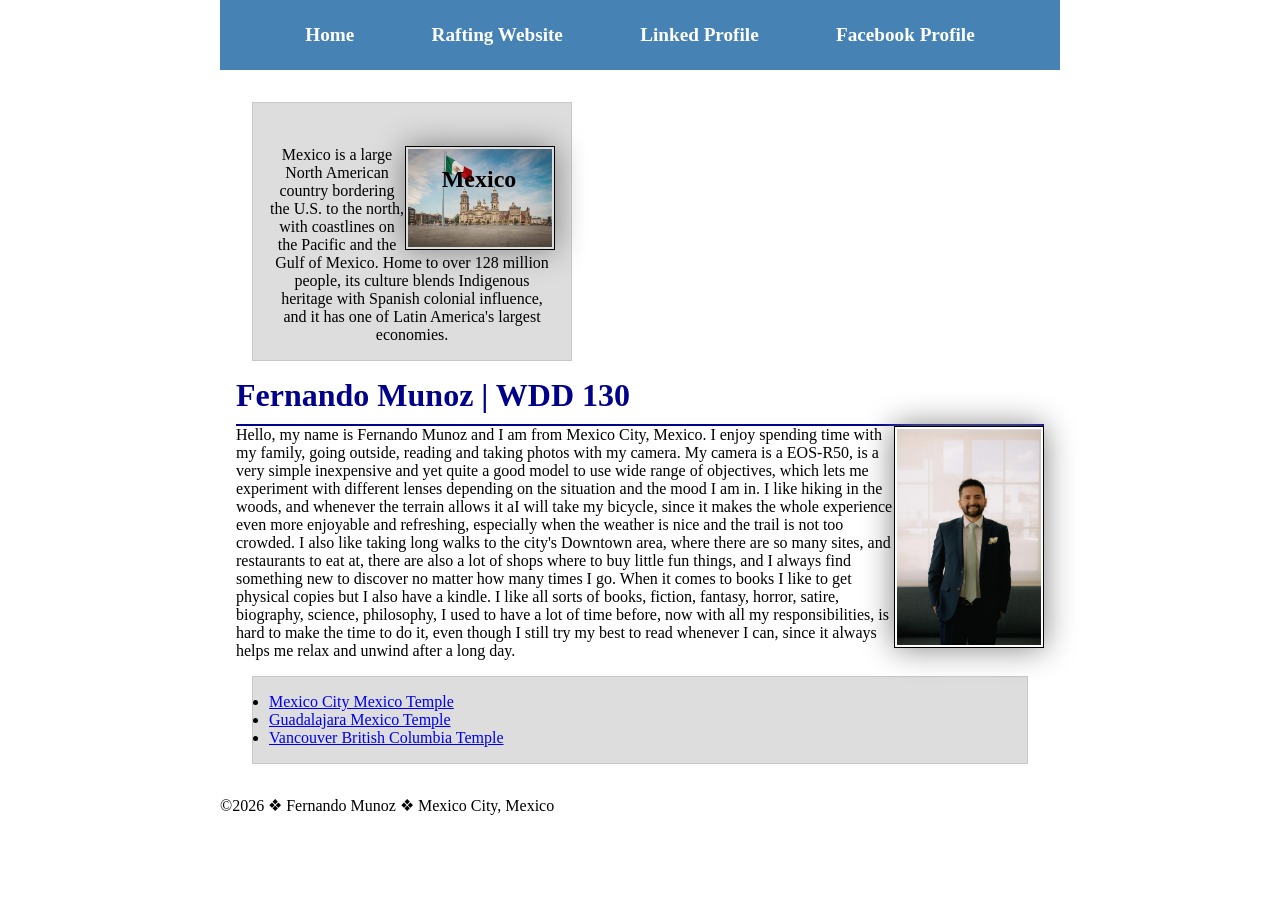
<file: index.html>
<!DOCTYPE html>
<html lang="en">

<head>
    <meta charset="UTF-8">
    <meta name="viewport" content="width=device-width, initial-scale=1.0">
    <title>Fernando Munoz | WDD 130</title>
    <link rel="stylesheet" href="styles/styles.css">
    <meta name="description" content="The purpose of this page is to present information about the author">
    <meta name="author" content="Fernando Munoz">
</head>

<body>
    <header>
        <nav>
            <a href="#">Home</a>
            <a href="wwr/">Rafting Website</a>
            <a href="linkedin.com/in/fernando-muñoz-74a0a6191">Linked Profile</a>
            <a href="https://www.facebook.com/?locale=es_LA">Facebook Profile</a>
        </nav>
    </header>
    <div class="grid">
        <main>
        <aside class="box">
            <h2>Mexico</h2>
            <img src="images/mexico_downtown.jpg" alt="Mexico City Downtown">
            <p>
                Mexico is a large North American country bordering the U.S. to the north, with coastlines on the Pacific and the Gulf of Mexico. Home to over 128 million people, its culture blends Indigenous heritage with Spanish colonial influence, and it has one of Latin America's largest economies.
            </p>   
        </aside>
            <h1>Fernando Munoz | WDD 130</h1>
            <img src="images/profile.jpg" alt="Profile picture" width="200">
            <p>
                Hello, my name is Fernando Munoz and I am from Mexico City, Mexico. I enjoy spending time
                with my family, going outside, reading and taking photos with my camera.
                My camera is a EOS-R50, is a very simple inexpensive and yet quite a good model to use wide range of
                objectives, which lets me experiment with different lenses depending on the situation and the mood I am in. I like hiking in the woods, and whenever the terrain allows it aI will take my bicycle,
                since it makes the whole experience even more enjoyable and refreshing, especially when the weather is nice and the trail is not too crowded. I also like taking long walks to the city's Downtown area, where there are so many sites, and restaurants to eat at,
                there are also a lot of shops where to buy little fun things, and I always find something new to discover no matter how many times I go. 
                When it comes to books I like to get physical copies but I also have a kindle. I like all sorts of books,
                fiction, fantasy, horror, satire, biography, science, philosophy, I used to have a lot of time before,
                now with all my responsibilities, is hard to make the time to do it, even though I still try my best to read whenever I can, since it always helps me relax and unwind after a long day.
            </p>

        <ul class="box">
            <li><a href="https://www.churchofjesuschrist.org/temples/details/mexico-city-mexico-temple?lang=eng" target="_blank">Mexico City Mexico Temple</a></li>
            <li><a href="https://www.churchofjesuschrist.org/temples/details/guadalajara-mexico-temple?lang=eng" target="_blank">Guadalajara Mexico Temple</a></li>
            <li><a href="https://www.churchofjesuschrist.org/temples/details/vancouver-british-columbia-temple?lang=eng" target="_blank">Vancouver British Columbia Temple</a></li>
        </ul>
        </main>
    </div>
    <footer>
        <p>©2026 ❖ Fernando Munoz ❖ Mexico City, Mexico </p>
    </footer>
</body>

</html>
</file>
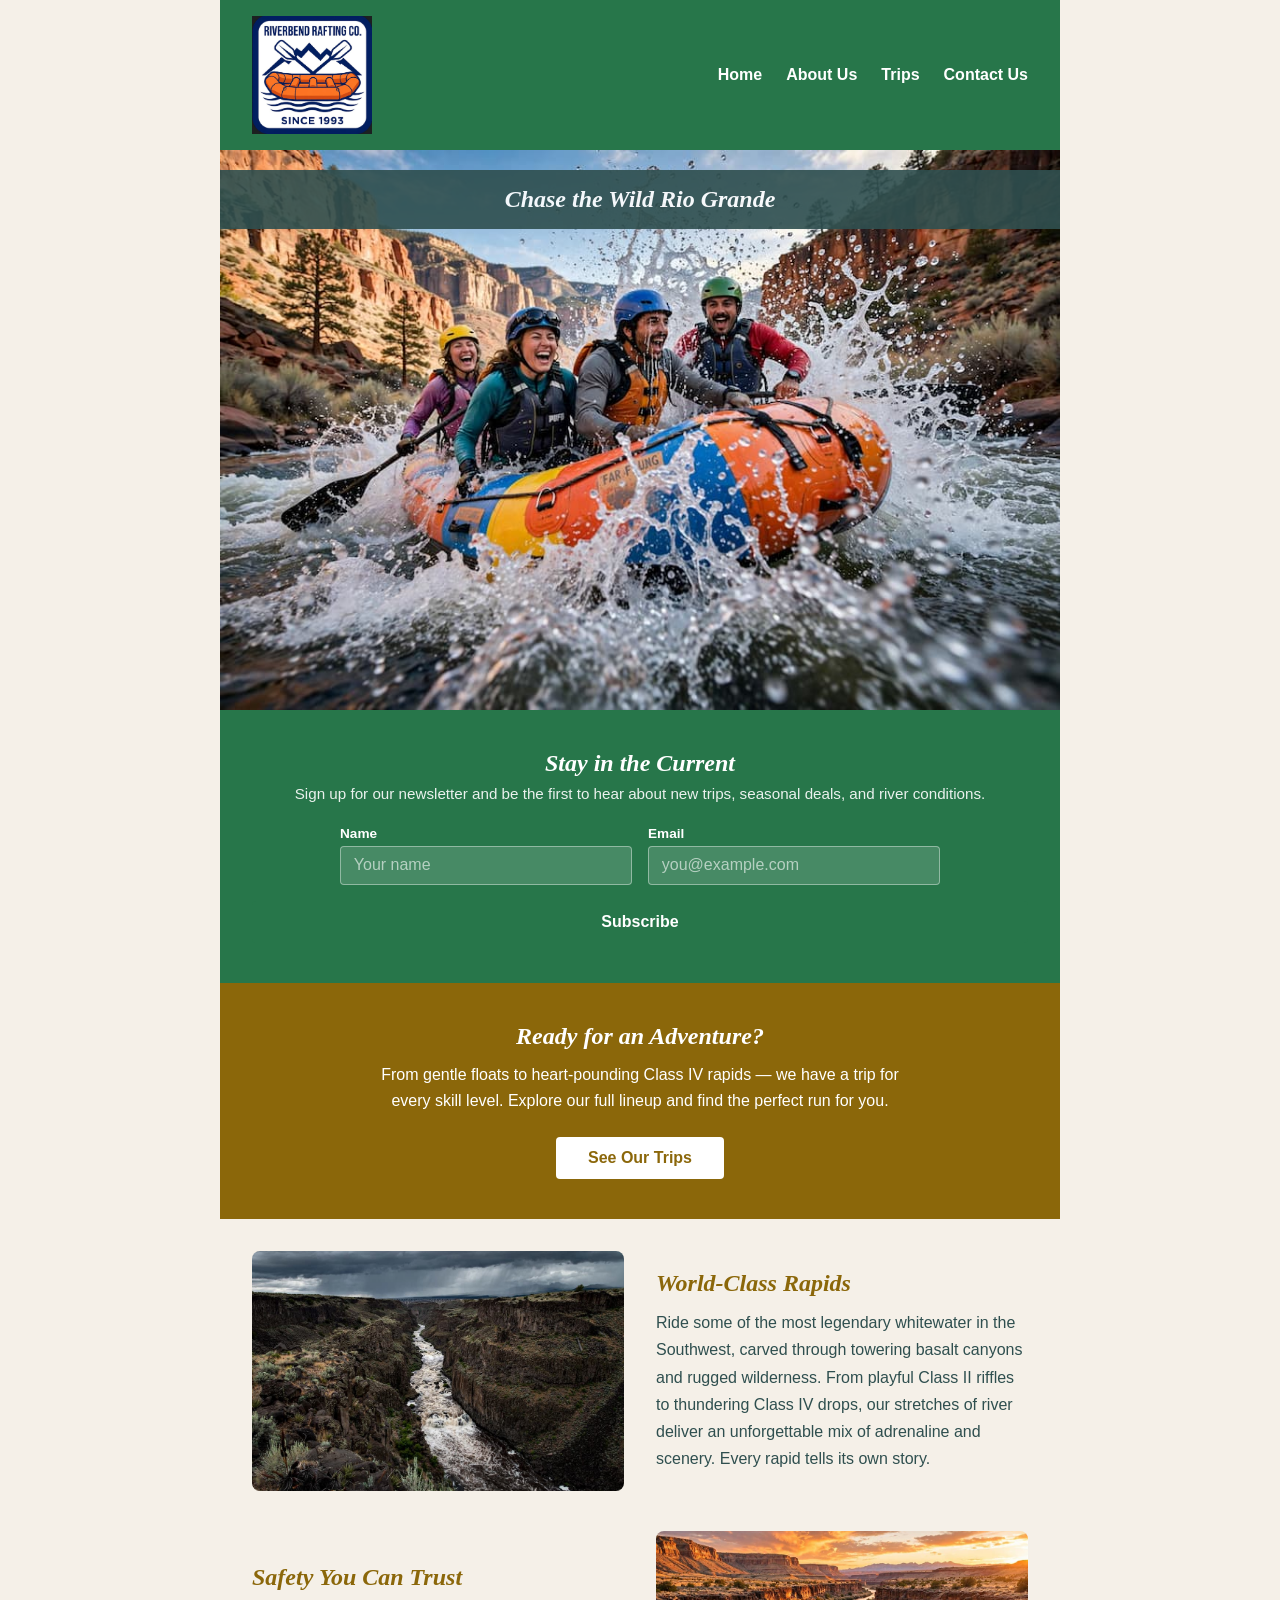
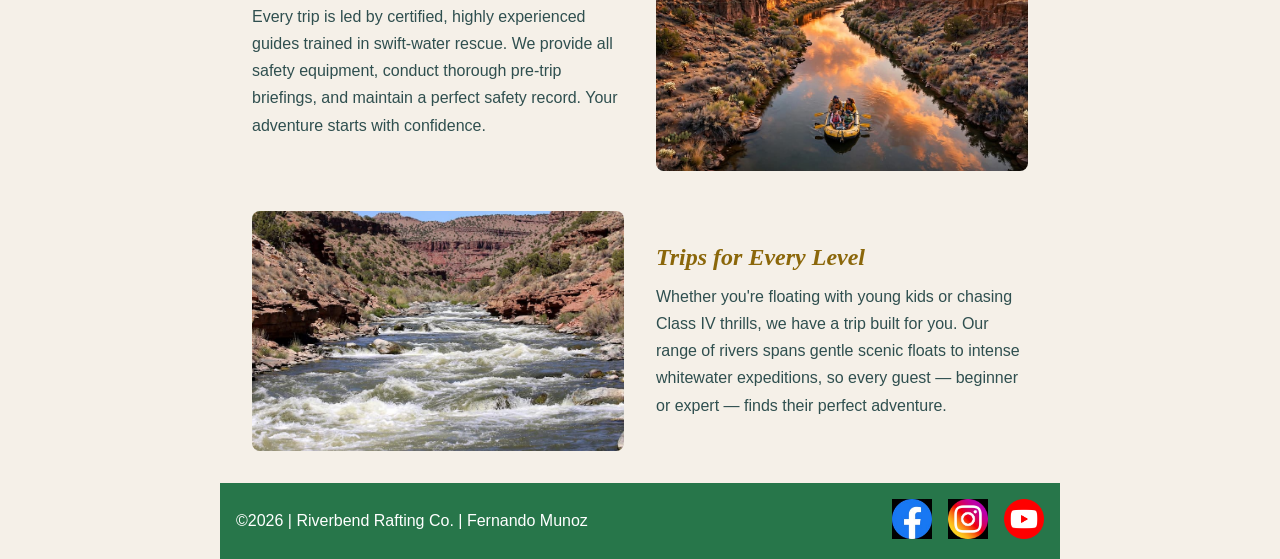
<file: wwr/index.html>
<!DOCTYPE html>
<html lang="en-US">
<head>
    <meta charset="UTF-8">
    <meta name="viewport" content="width=device-width, initial-scale=1.0">
    <title>Home | Riverbend Rafting Co.</title>
    <meta name="description" content="Riverbend Rafting Co. offers guided white water rafting adventures on the Rio Grande river. Explore our trips, meet our team, and book your next adventure today.">
    <meta name="author" content="Fernando Munoz">
    <link rel="stylesheet" href="styles/rafting.css">
</head>

<body>

    <header>
        <img src="images/logo.jpg" alt="Riverbend Rafting Co. logo">
        <nav>
            <a href="index.html">Home</a>
            <a href="about.html">About Us</a>
            <a href="trips.html">Trips</a>
            <a href="contact.html">Contact Us</a>
        </nav>
    </header>

    <main>

        <!-- HERO SECTION -->
        <section class="hero">
            <img src="images/index_main.jpg" alt="Rafters navigating white water rapids on the Rio Grande">
            <h1>Chase the Wild Rio Grande</h1>
        </section>

        <!-- NEWSLETTER SECTION -->
        <section id="newsletter">
            <h2>Stay in the Current</h2>
            <p>Sign up for our newsletter and be the first to hear about new trips, seasonal deals, and river conditions.</p>
            <form action="#" method="get" class="newsletter-form">
                <div class="newsletter-fields">
                    <div class="newsletter-field">
                        <label for="newsletter-name">Name</label>
                        <input type="text" id="newsletter-name" name="name" placeholder="Your name" required>
                    </div>
                    <div class="newsletter-field">
                        <label for="newsletter-email">Email</label>
                        <input type="email" id="newsletter-email" name="email" placeholder="you@example.com" required>
                    </div>
                </div>
                <button type="submit" class="submit-btn">Subscribe</button>
            </form>
        </section>

        <!-- CALL TO ACTION -->
        <section id="cta-trips">
            <div class="cta-content">
                <h2>Ready for an Adventure?</h2>
                <p>From gentle floats to heart-pounding Class IV rapids — we have a trip for every skill level. Explore our full lineup and find the perfect run for you.</p>
                <a href="trips.html" class="cta-button">See Our Trips</a>
            </div>
        </section>

        <!-- ABOUT GRID SECTION -->
        <section id="home-grid">

            <article class="grid-card">
                <img src="images/world_class.jpg" alt="Group of rafters paddling through canyon rapids">
                <div class="grid-card-text">
                    <h2>World-Class Rapids</h2>
                    <p>Ride some of the most legendary whitewater in the Southwest, carved through towering basalt canyons and rugged wilderness. From playful Class II riffles to thundering Class IV drops, our stretches of river deliver an unforgettable mix of adrenaline and scenery. Every rapid tells its own story.</p>
                </div>
            </article>

            <article class="grid-card grid-card-reverse">
                <img src="images/safety.jpg" alt="Scenic calm section of the river">
                <div class="grid-card-text">
                    <h2>Safety You Can Trust</h2>
                    <p>Every trip is led by certified, highly experienced guides trained in swift-water rescue. We provide all safety equipment, conduct thorough pre-trip briefings, and maintain a perfect safety record. Your adventure starts with confidence.</p>
                </div>
            </article>

            <article class="grid-card">
                <img src="images/level.jpg" alt="Family enjoying a calm rafting float trip">
                <div class="grid-card-text">
                    <h2>Trips for Every Level</h2>
                    <p>Whether you're floating with young kids or chasing Class IV thrills, we have a trip built for you. Our range of rivers spans gentle scenic floats to intense whitewater expeditions, so every guest — beginner or expert — finds their perfect adventure.</p>
                </div>
            </article>

        </section>

    </main>

    <!-- FOOTER -->
    <footer>
        <p>©️2026 | Riverbend Rafting Co. | Fernando Munoz</p>
        <nav class="socialmedia">
            <a href="https://www.facebook.com/"><img src="images/facebook.png" alt="facebook_icon"></a>
            <a href="https://www.instagram.com/"><img src="images/instagram.png" alt="instagram_icon"></a>
            <a href="https://www.youtube.com/"><img src="images/youtube.png" alt="youtube_icon"></a>
        </nav>
    </footer>

</body>
</html>
</file>
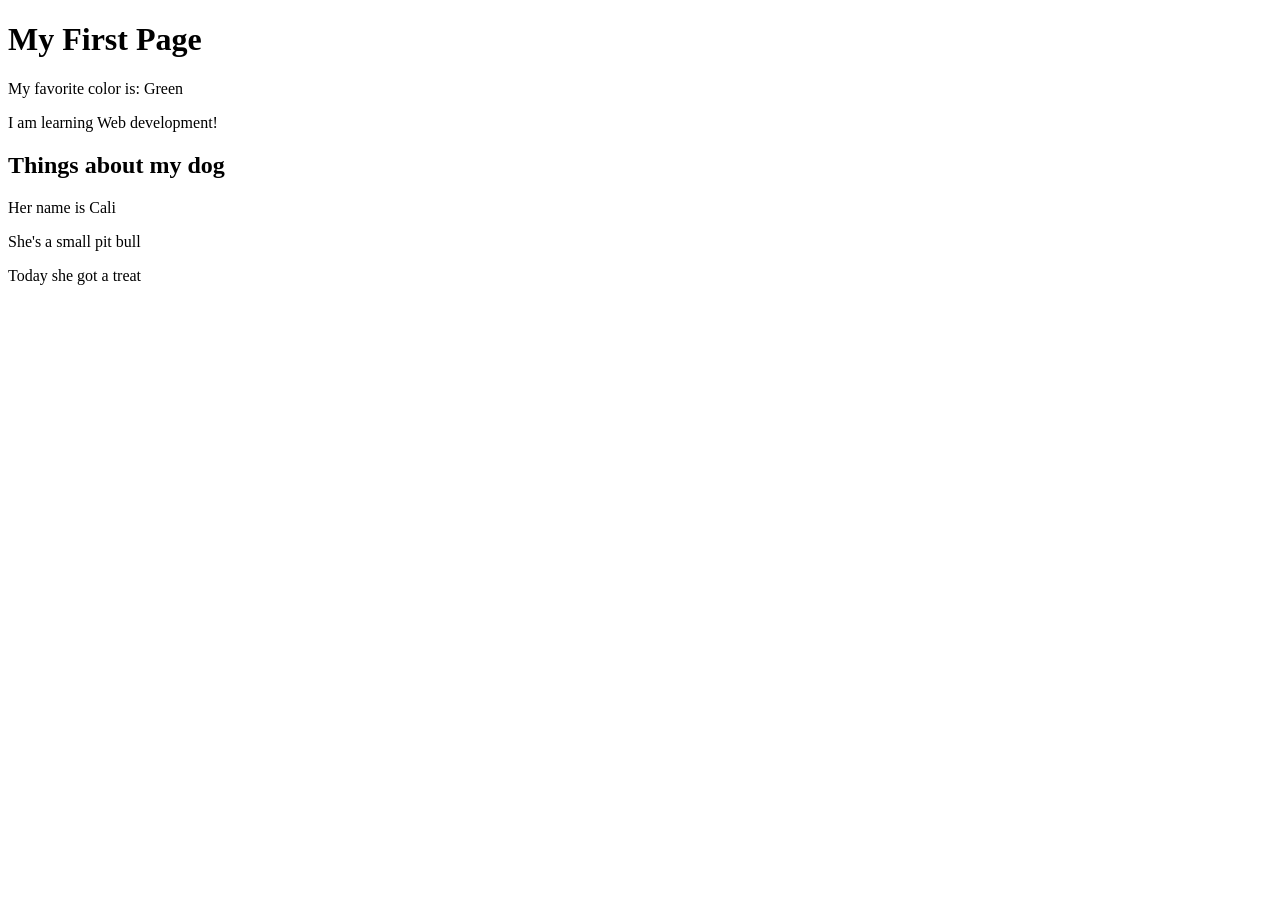
<file: week01/first-page.html>
<!DOCTYPE html>
<html lang="en">

<head>
    <meta charset="UTF-8">
    <meta name="viewport" content="width=device-width, initial-scale=1.0">
    <title>My First Page</title>
</head>

<body>
    <h1>My First Page</h1>
    <p>My favorite color is: Green</p>
    <p>I am learning Web development!</p>
    <h2>Things about my dog</h2>
    <p>Her name is Cali</p>
    <p>She's a small pit bull</p>
    <p>Today she got a treat</p>
</body>

</html>
</file>
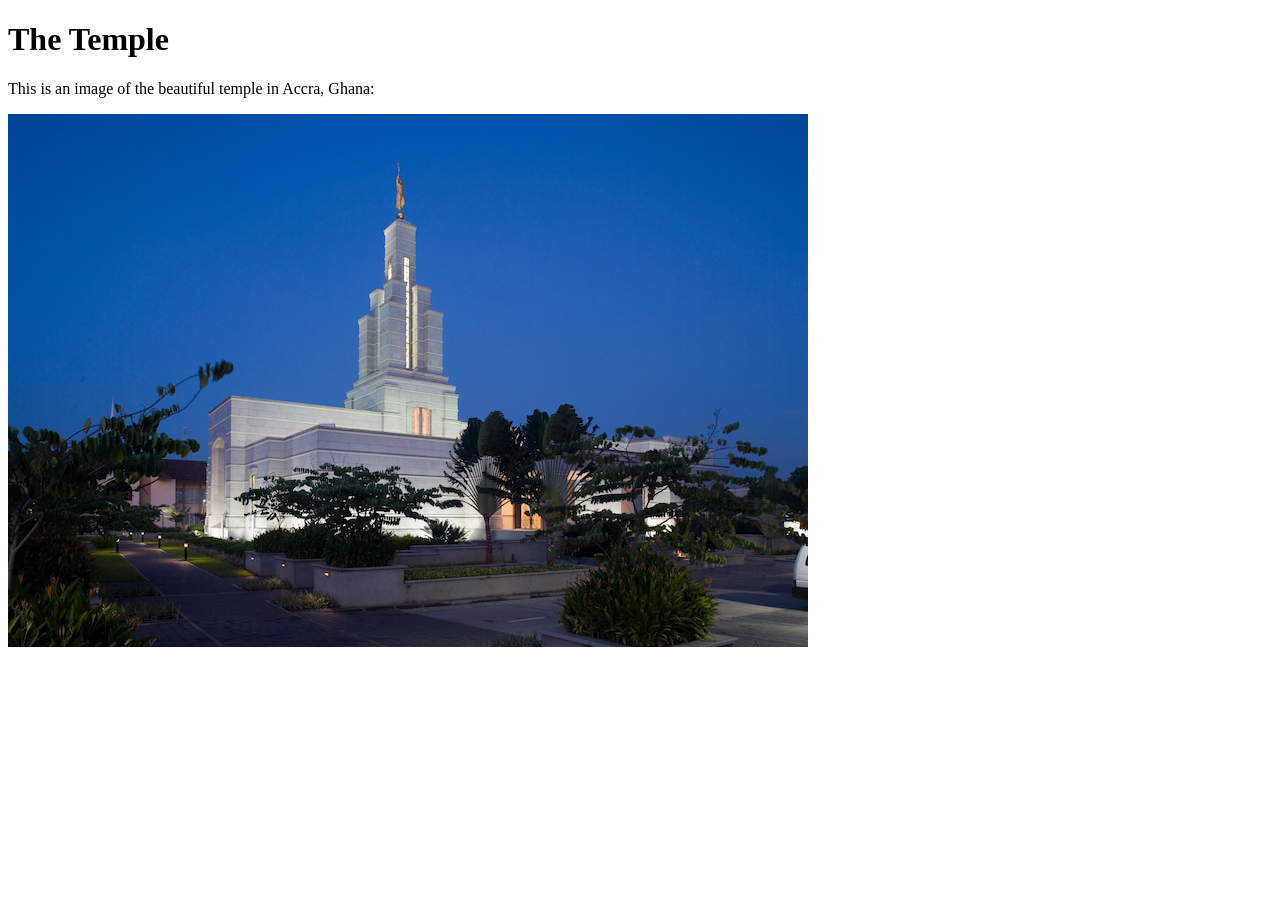
<file: week01/images-solution.html>
<!DOCTYPE html>
<html lang="en">
<head>
    <meta charset="UTF-8">
    <meta name="viewport" content="width=device-width, initial-scale=1.0">
    <title>Temple Image</title>
</head>
<body>
    <h1>The Temple</h1>
    <p>This is an image of the beautiful temple in Accra, Ghana:</p>
    <img src="images/temple-small.jpg" alt="The Accra Ghana Temple">
    
</body>
</html>
</file>
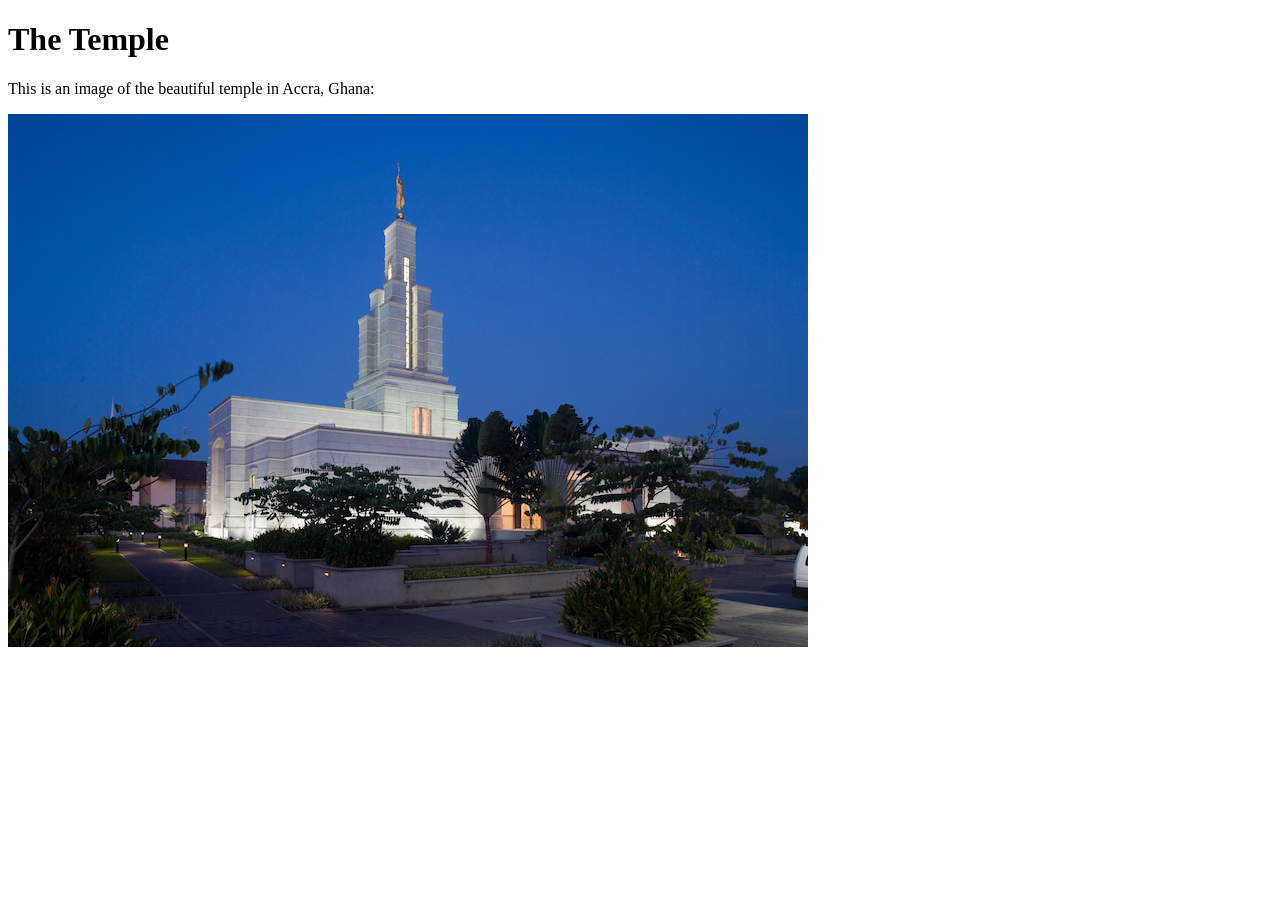
<file: week01/images.html>
<!DOCTYPE html>
<html lang="en">

<head>
    <meta charset="UTF-8">
    <meta name="viewport" content="width=device-width, initial-scale=1.0">
    <title>Temple Image</title>
</head>

<body>
    <h1>The Temple</h1>
    <p>This is an image of the beautiful temple in Accra, Ghana:</p>
    <img src="images/temple-small.jpg" alt="The Accra Ghana Temple">

</body>

</html>
</file>
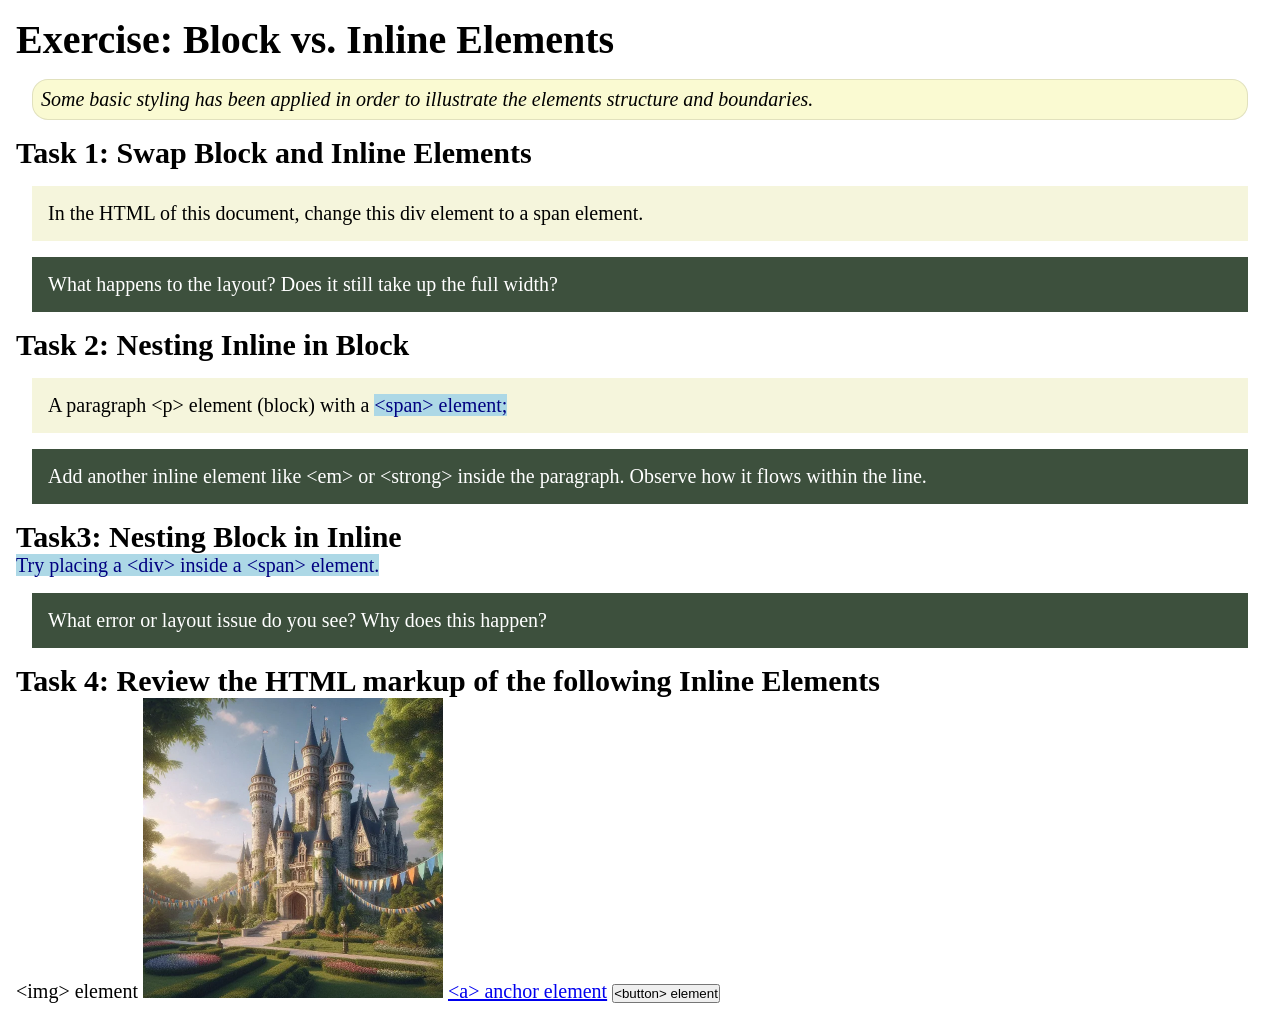
<file: week02/block-vs-inline.html>
<!DOCTYPE html>
<html lang="en">

<head>
    <meta charset="UTF-8">
    <meta name="viewport" content="width=device-width, initial-scale=1.0">
    <title>Exercise: Block vs. Inline Elements</title>
    <link rel="stylesheet" href="styles/block-vs-inline.css">
</head>

<body>
    <main>
        <h1>Exercise: Block vs. Inline Elements</h1>
        <p class="note">Some basic styling has been applied in order to illustrate the elements structure and
            boundaries.</p>

        <h2>Task 1: Swap Block and Inline Elements</h2>
        <div>In the HTML of this document, change this div element to a span element.</div>

        <p class="question">What happens to the layout? Does it still take up the full width?</p>

        <h2>Task 2: Nesting Inline in Block</h2>
        <p>A paragraph &lt;p&gt; element (block) with a <span>&lt;span&gt; element;</span></p>
        <p class="question">Add another inline element like &lt;em&gt; or &lt;strong&gt; inside the paragraph. Observe
            how it flows within the line.</p>

        <h2>Task3: Nesting Block in Inline</h2>
        <span>Try placing a &lt;div&gt; inside a &lt;span&gt; element.</span>
            <p class="question">What error or layout issue do you see? Why does this happen?</p>


            <h2>Task 4: Review the HTML markup of the following Inline Elements</h2>
        &lt;img&gt; element
        <img src="images/castle.webp" alt="placeholder image (images are inline)" width="300" height="300">
        <a href="https://churchofjesuschrist.org">&lt;a&gt; anchor element</a>
        <button type="button">&lt;button&gt; element</button>
    </main>
</body>

</html>
</file>
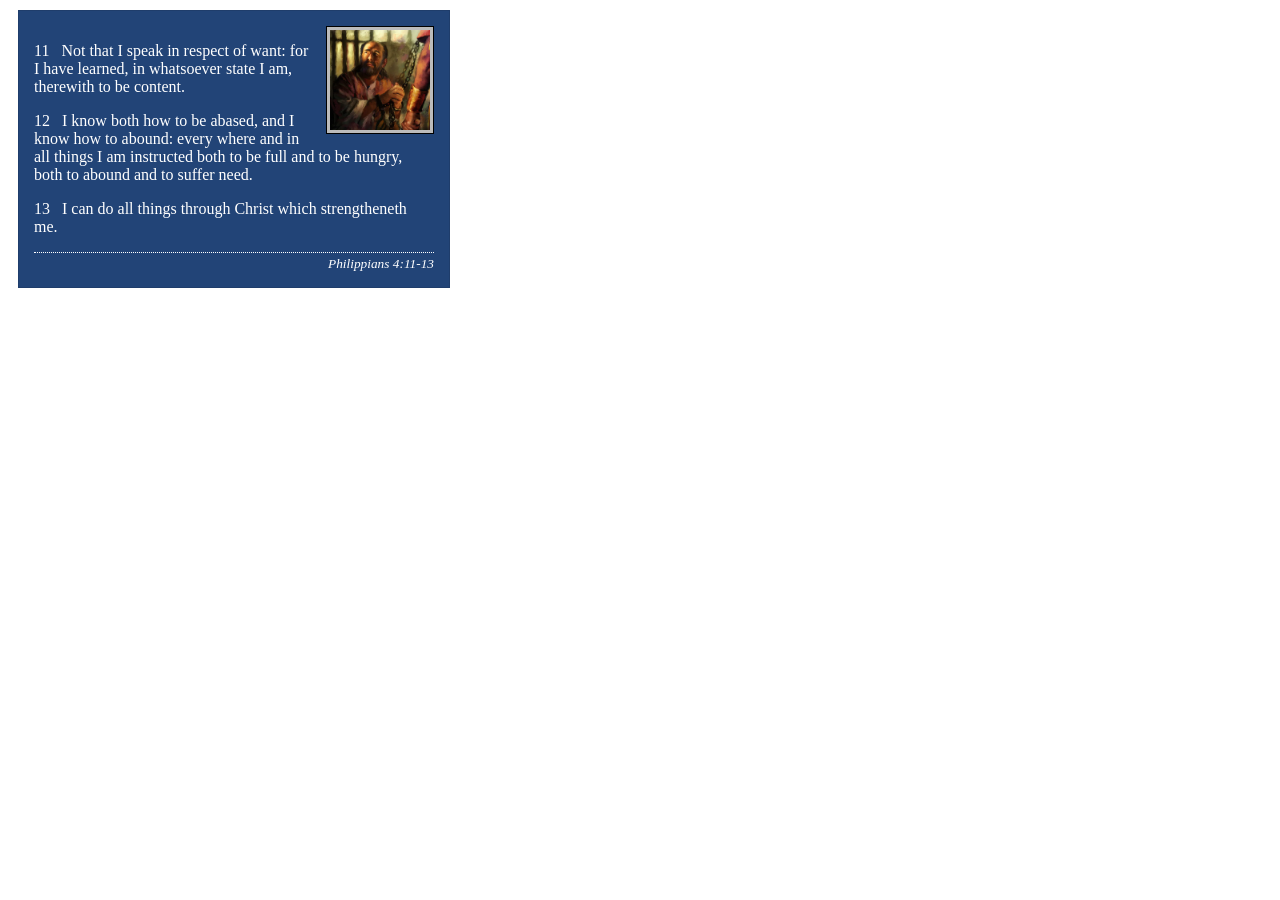
<file: week02/box-model-solution.html>
<!DOCTYPE html>
<html lang="en">
<head>
    <meta charset="UTF-8">
    <meta name="viewport" content="width=device-width, initial-scale=1.0">
    <title>Box Model Activity</title>
    <link rel="stylesheet" href="styles/box-model-solution.css">
</head>
<body>
    <main>
        <div class="callout">
            <img src="images/apostle-paul-imprisoned.webp" alt="Paul the Apostle - Imprisoned in Rome" width="200" height="200">
            <blockquote>
                <p>11 &nbsp; Not that I speak in respect of want: for I have learned, in whatsoever state I am, therewith to be content.</p>
                <p>12 &nbsp; I know both how to be abased, and I know how to abound: every where and in all things I am instructed both to be full and to be hungry, both to abound and to suffer need.</p>
                <p>13 &nbsp; I can do all things through Christ which strengtheneth me.</p>
            </blockquote>
            <cite>Philippians 4:11-13</cite>
        </div>
    </main>
</body>
</html>
</file>
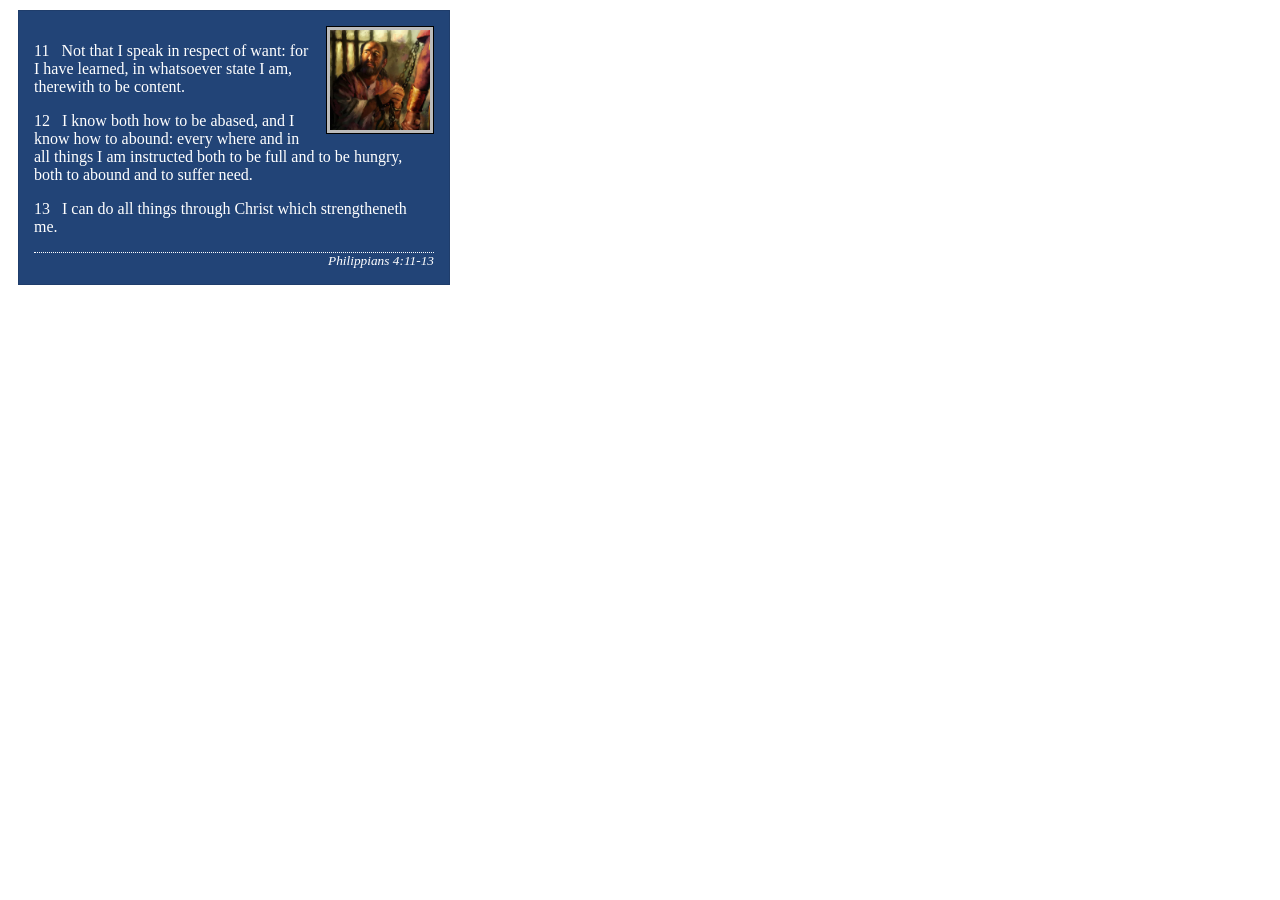
<file: week02/box-model.html>
<!DOCTYPE html>
<html lang="en">
<head>
    <meta charset="UTF-8">
    <meta name="viewport" content="width=device-width, initial-scale=1.0">
    <title>Box Model Activity</title>
    <link rel="stylesheet" href="styles/box-model.css">
</head>
<body>
    <main>
        <div class="callout">
            <img src="images/apostle-paul-imprisoned.webp" alt="Paul the Apostle - Imprisoned in Rome" width="200" height="200">
            <blockquote>
                <p>11 &nbsp; Not that I speak in respect of want: for I have learned, in whatsoever state I am, therewith to be content.</p>
                <p>12 &nbsp; I know both how to be abased, and I know how to abound: every where and in all things I am instructed both to be full and to be hungry, both to abound and to suffer need.</p>
                <p>13 &nbsp; I can do all things through Christ which strengtheneth me.</p>
            </blockquote>
            <cite>Philippians 4:11-13</cite>
        </div>
    </main>
</body>
</html>
</file>
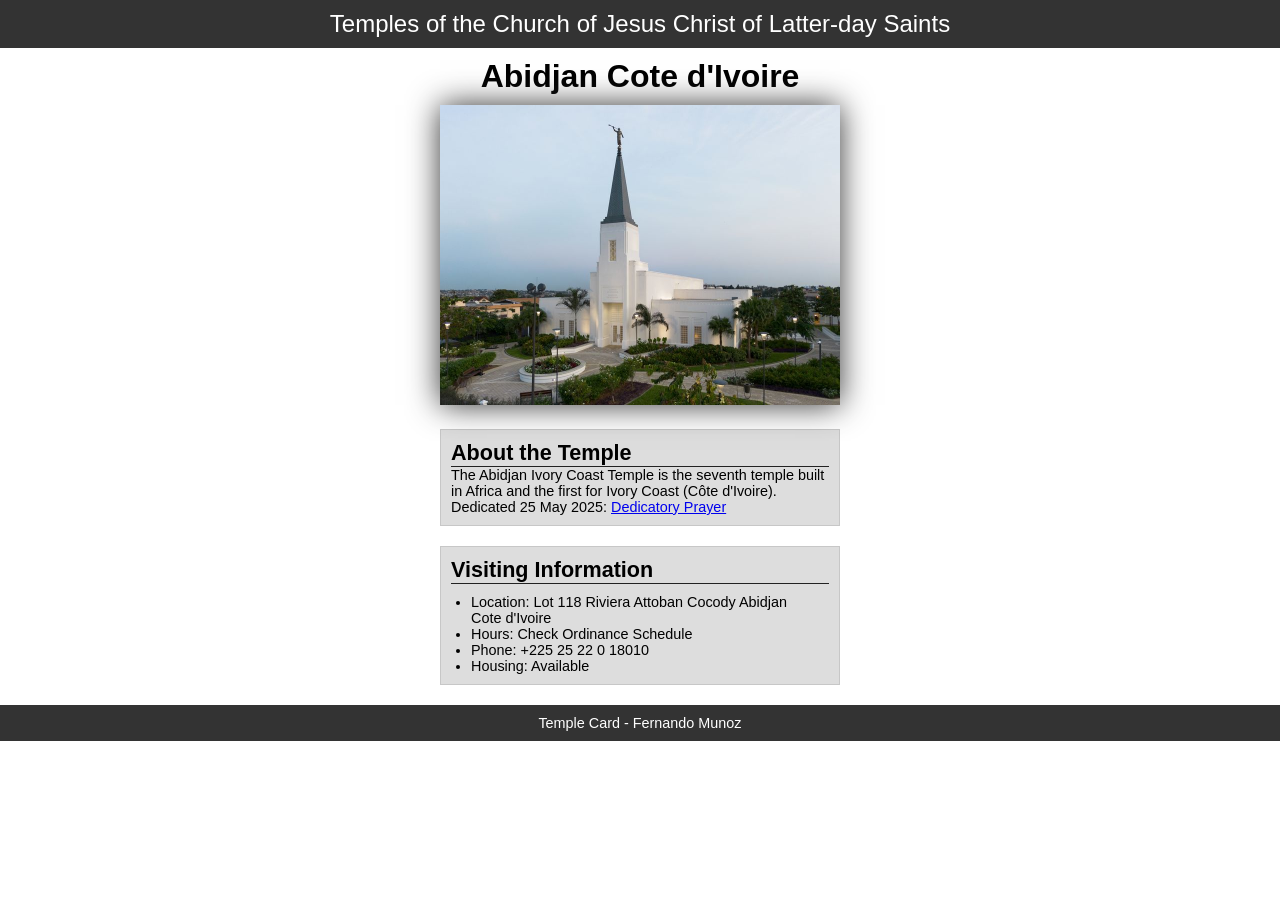
<file: week02/temple.html>
<!DOCTYPE html>
<html lang="en">

<head>
    <meta charset="UTF-8">
    <meta name="viewport" content="width=device-width, initial-scale=1.0">
    <title>Temple Card - Abidjan Cote d'Ivoire</title>
    <link rel="stylesheet" href="styles/temple.css">

</head>

<body>
    <header>
        <p>Temples of the Church of Jesus Christ of Latter-day Saints</p>
    </header>
    <main>
        <h1>Abidjan Cote d'Ivoire</h1>
        <picture>
            <img src="images/abidjan-ivory-coast.jpeg" alt="Abidjan Cote d'Ivoire Temple">
        </picture>
        <section>
            <h2>About the Temple</h2>
            <p>The Abidjan Ivory Coast Temple is the seventh temple built in Africa and the first for Ivory Coast (Côte
                d'Ivoire).</p>
            <p>Dedicated 25 May 2025: <a
                    href="https://www.churchofjesuschrist.org/temples/dedicatory-prayer/abidjan-ivory-coast-temple/2025-05-25?lang=eng"
                    target="_blank" rel="noopener noreferrer">Dedicatory Prayer</a></p>
        </section>
        <section>
            <h2>Visiting Information</h2>
            <ul>
                <li>Location: Lot 118 Riviera Attoban Cocody Abidjan Cote d'Ivoire</li>
                <li>Hours: Check Ordinance Schedule</li>
                <li>Phone: +225 25 22 0 18010</li>
                <li>Housing: Available</li>
            </ul>
        </section>
    </main>
    <footer>
        <p>Temple Card - Fernando Munoz</p>
    </footer>
</body>

</html>
</file>
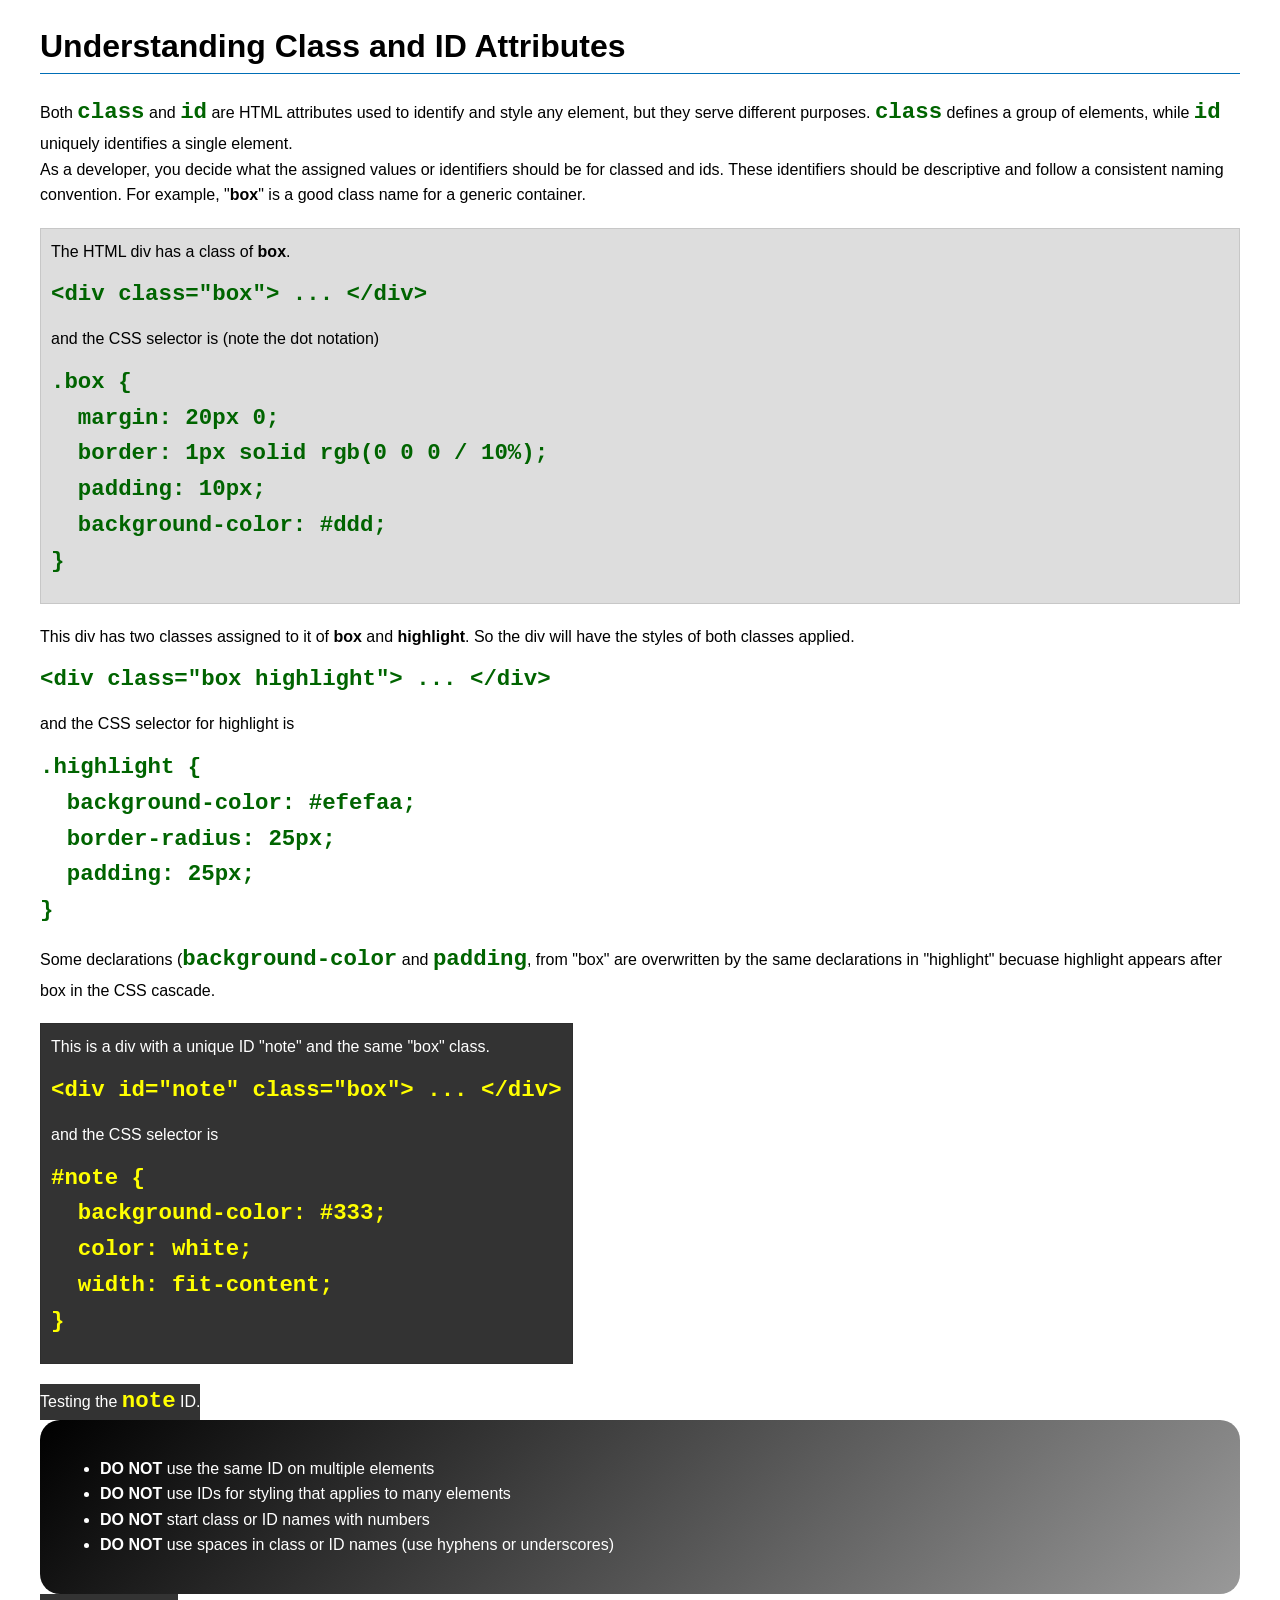
<file: week03/class-and-id.html>
<!DOCTYPE html>
<html lang="en">

<head>
    <meta charset="UTF-8">
    <meta name="viewport" content="width=device-width, initial-scale=1.0">
    <title>Class vs ID Attributes</title>
    <link rel="stylesheet" href="styles/class-and-id.css">
</head>

<body>
    <h1>Understanding Class and ID Attributes</h1>
    <p>Both <code>class</code> and <code>id</code> are HTML attributes used to identify and style any element, but they
        serve different purposes. <code>class</code> defines a group of elements, while <code>id</code> uniquely
        identifies a single element.</p>
    <p>As a developer, you decide what the assigned values or identifiers should be for classed and ids. These
        identifiers should be
        descriptive and follow a consistent naming convention. For example, "<strong>box</strong>" is a good class name
        for a generic container.</p>
    <div class="box">
        <p>The HTML div has a class of <strong>box</strong>.</p>
        <pre><code class="html">&lt;div class="box"&gt; ... &lt;/div&gt;</code></pre>
        and the CSS selector is (note the dot notation)
        <pre><code class="css">.box {
  margin: 20px 0;
  border: 1px solid rgb(0 0 0 / 10%);
  padding: 10px;
  background-color: #ddd; 
}</code></pre>
    </div>

    <!--div class="box highlight"-->
        <p>This div has two classes assigned to it of <strong>box</strong> and <strong>highlight</strong>. So the div
            will have the styles of both classes applied.</p>
        <pre><code class="html">&lt;div class="box highlight"&gt; ... &lt;/div&gt;</code></pre>
        and the CSS selector for highlight is
        <pre><code class="css">.highlight {
  background-color: #efefaa;
  border-radius: 25px;
  padding: 25px;
}</code></pre>
<p>Some declarations (<code>background-color</code> and <code>padding</code>, from "box" are overwritten by the same declarations in "highlight" becuase highlight appears after box in the CSS cascade.</p>
    </div>

    <div id="note" class="box">
        <p>This is a div with a unique ID "note" and the same "box" class.</p>
        <pre><code class="html">&lt;div id="note" class="box"&gt; ... &lt;/div&gt;</code></pre>
        and the CSS selector is
        <pre><code class="css">#note {
  background-color: #333;
  color: white;
  width: fit-content;
}</code></pre>
    </div>

    <div id="note">
        <p>Testing the <code>note</code> ID.</p>
    </div>

    <section id="best-practice">
        <ul>
            <li><strong>DO NOT</strong> use the same ID on multiple elements</li>
            <li><strong>DO NOT</strong> use IDs for styling that applies to many elements</li>
            <li><strong>DO NOT</strong> start class or ID names with numbers</li>
            <li><strong>DO NOT</strong> use spaces in class or ID names (use hyphens or underscores)</li>
        </ul>
    </section>

    <div id="note">
        <p>Testing the note ID.</p>
    </div>


</body>

</html>
</file>
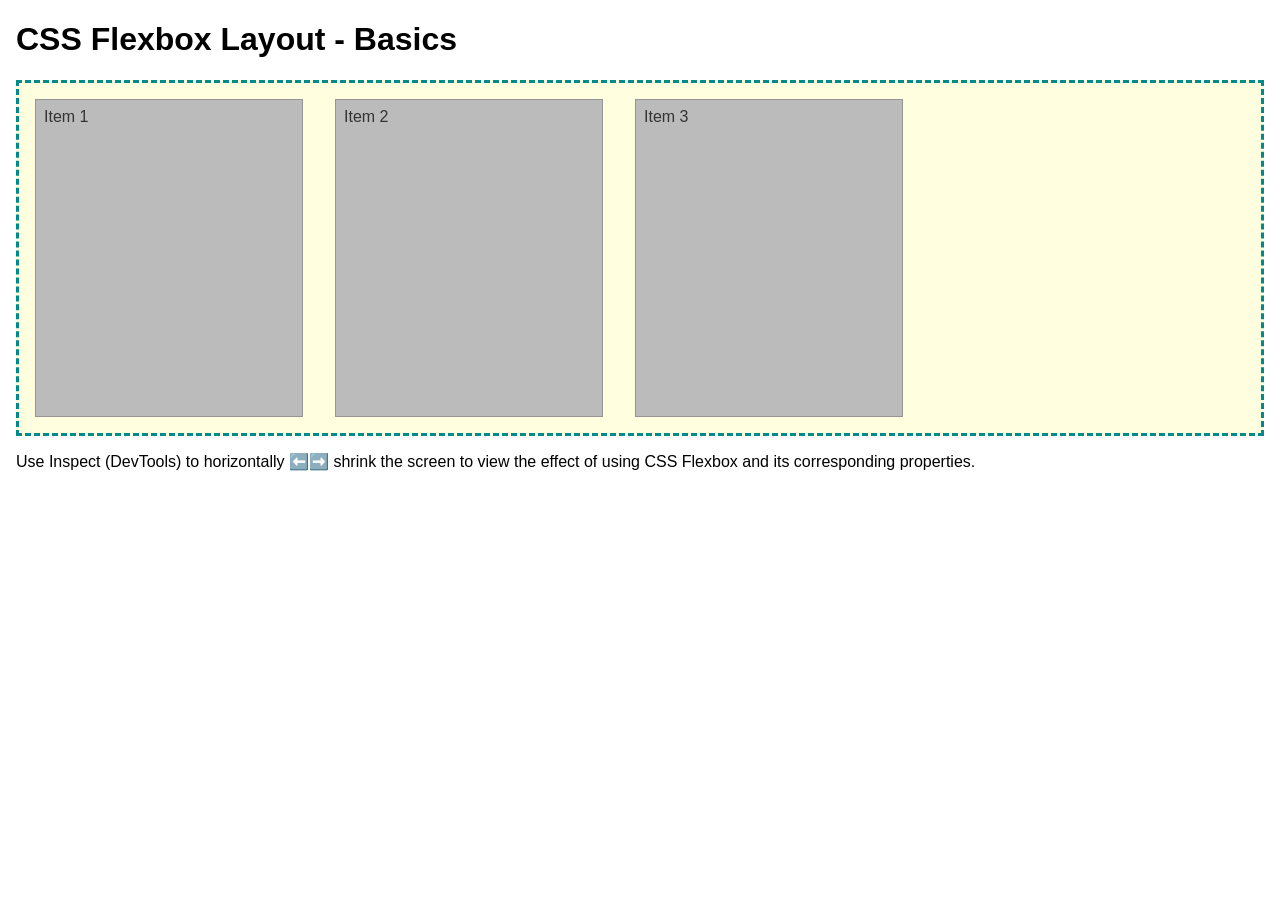
<file: week04/flexbox-layout.html>
<!DOCTYPE html>
<html lang="en">
<head>
    <meta charset="UTF-8">
    <meta name="viewport" content="width=device-width, initial-scale=1.0">
    <title>CSS Flexbox Layout - Basics</title>
    <link rel="stylesheet" href="styles/flexbox.css">
</head>
<body>
    <main>
        <h1>CSS Flexbox Layout - Basics</h1>
        <div class="flex-container">
            <div class="flex-item item1">Item 1</div>
            <div class="flex-item item2">Item 2</div>
            <div class="flex-item item3">Item 3</div>
        </div>
        <p>Use Inspect (DevTools) to horizontally ⬅️➡️ shrink the screen to view the effect of using CSS Flexbox and its corresponding properties.</p>
    </main>
</body>
</html>
</file>
<file: styles/styles.css>
* {
    margin: 0;
    padding: 0;
    box-sizing: border-box;
}


header, footer, .grid {
  max-width: 840px;
  margin: 0 auto;
}

.grid {
  display: grid;
  align-items: center;
}

nav {
  background-color: steelblue;
  padding: 1rem;
  display: flex;
  justify-content: space-evenly;
  align-items: center;
}

nav a {
  display: block;
  padding: 0.5rem;
  text-decoration: none;
  font-size: 1.2rem;
  font-weight: 700;
  color: #fff; /% shorthand for white %/
}



aside {
    width: 20rem;
    margin: 1rem;
    border: 1px solid rgb(0 0 0 / 0.2);
    padding: 1rem;
    background-color: #eee;
    color: #333;
    text-align: center;
    position: relative;
    grid-column: 1/2;
    grid-row: 1/2;
}

aside img{
    width: 200px;
    height: auto;
}

aside h2 {
  position: relative;
  top: 47px;
  left: 67px;
}

h1 {
    color: darkblue;
    border-bottom: 2px solid darkblue;
    padding-bottom: 10px;
}

main {
  grid-column: 2/3;
  margin: 1rem;
}

main img{
    width: 150px;
    height: auto;
    border: 1px solid black;
    padding: 2px;
    box-shadow: 0 0 30px gray;
    float: right;
}

img {
    width: 150px;
    height: auto;
    border: 1px solid black;
    padding: 2px;
    box-shadow: 0 0 30px gray;
}

p {
    padding: 0;
}




/* Class Selectors */

.box {
    margin: 1rem;
    border: 1px solid rgb(0 0 0 / 10%);
    padding: 1rem;
    background-color: #ddd;
    color: #000;
    }
</file>
<file: wwr/styles/rafting.css>
* {
    margin: 0;
    padding: 0;
    box-sizing: border-box;
}
 
:root {
    --primary-color: darkslategray;
    --secondary-color: #27764a;   
    --accent1-color: #8b670a;    
    --accent2-color: #f5f0e8;
    --heading-font: "Times New Roman", "Georgia", serif;
    --body-font: Arial, Helvetica, sans-serif;
}
 
body {
    font-family: var(--body-font);
    color: var(--primary-color);
    background-color: var(--accent2-color);
}
 
header,
main,
footer {
    width: 840px;
    margin: 0 auto;
}
 
header {
    background-color: var(--secondary-color);
    color: #fff;
    display: grid;
    grid-template-columns: auto 1fr;
    align-items: center;
    padding: 1rem 2rem;
}
 
header img {
    width: 120px;
    height: auto;
    border: none;
    padding: 0;
    box-shadow: none;
}

nav {
    display: flex;
    justify-content: flex-end;
    gap: 1.5rem;
}
 
nav a {
    color: #fff;                         
    text-decoration: none;
    font-family: var(--body-font);
    font-weight: bold;
}
 
nav a:hover {
    color: #ffe082;                       
}
 
h1,
h2 {
    font-family: var(--heading-font);
    font-style: italic;
}
 
h1 {
    color: #fff;                      
}
 
h2 {
    color: var(--accent1-color);         
}

.hero {
    position: relative;
}
 
.hero img {
    display: block;
    width: 100%;
    height: auto;
}
 
.hero h1 {
    position: absolute;
    top: 20px;
    width: 100%;
    padding: 16px;
    text-align: center;
    opacity: 0.9;
    background-color: var(--primary-color);
    color: #fff;
}
 
.hero article {
    position: absolute;
    bottom: 20px;
    left: 20px;
    width: 360px;
    padding: 16px;
    background-color: var(--accent2-color);
    opacity: 0.9;
}
 
.hero article img {
    float: right;
    width: 160px;
    height: auto;
}

#history {
    display: grid;
    grid-template-columns: 1fr 1fr 1fr;
    grid-template-areas:
        "heading heading heading"
        "text1 image text2";
    gap: 2rem;
    padding: 2rem;
    align-items: center;
}
 
#history h2 {
    grid-area: heading;
    text-align: center;
}

.history-text {
    grid-area: text1;
}

.history-image {
    grid-area: image;
}

.history-text2 {
    grid-area: text2;
}

.history-image img {
    width: 100%;
    border-radius: 8px;
}

#adventures {
    padding: 2rem;
    text-align: center;
}
 
#adventures h2 {
    margin-bottom: 1rem;
}
 
.adventures-grid {
    display: flex;
    justify-content: space-between;
    gap: 1rem;
    margin-top: 1rem;
}
 
.adventures-grid figure {
    flex: 1;
    margin: 0;
}
 
.adventures-grid img {
    width: 100%;
    height: 180px;
    object-fit: cover;
    border-radius: 6px;
}
 
.adventures-grid figcaption {
    margin-top: 0.5rem;
    font-size: 0.85rem;
    font-style: italic;
    color: var(--primary-color);    
}
 

footer {
    display: flex;
    justify-content: space-between;
    align-items: center;
    background-color: var(--secondary-color);
    padding: 16px;
    color: #fff;         
    width: 840px;
    margin: 0 auto;
}
 
.socialmedia {
    display: flex;
    gap: 1rem;
    justify-content: flex-end;
    margin: 0;
    padding: 0;
}
 
.socialmedia a {
    text-decoration: none;
}
 
.socialmedia img {
    width: 40px;
    height: 40px;
}


/* --- Contact Info Section --- */
#contact-info {
    padding: 2rem;
    display: flex;
    flex-direction: column;
    gap: 1.5rem;
}

.company-details {
    text-align: center;
}

.company-details h1 {
    color: var(--primary-color);
    margin-bottom: 0.5rem;
}

.contact-list {
    list-style: none;
    padding: 0;
    margin-top: 0.5rem;
    display: flex;
    flex-direction: column;
    gap: 0.3rem;
    align-items: center;
}

.contact-list li {
    line-height: 1.7;
    text-align: center;
}

.contact-list a {
    color: var(--secondary-color);
    text-decoration: underline;
}

/* --- Map + Form Side by Side --- */
.map-and-form {
    display: grid;
    grid-template-columns: 1fr 1fr;
    gap: 2rem;
    align-items: start;
}

.map-container iframe {
    width: 100%;
    height: 100%;
    min-height: 380px;
    display: block;
    border-radius: 6px;
}

/* --- Contact Form --- */
.form-wrapper {
    display: flex;
    flex-direction: column;
    gap: 1rem;
}

.form-group {
    display: flex;
    flex-direction: column;
    gap: 0.4rem;
}

.form-group label,
.form-group legend {
    font-weight: bold;
}

.form-group input[type="text"],
.form-group input[type="email"],
.form-group textarea {
    padding: 0.6rem 0.8rem;
    border: 1px solid #ccc;
    border-radius: 4px;
    font-size: 1rem;
    font-family: var(--body-font);
    width: 100%;
    background-color: #fff;
}

.form-group textarea {
    resize: vertical;
}

fieldset.form-group {
    border: 1px solid #ccc;
    border-radius: 4px;
    padding: 0.75rem 1rem;
}

.radio-label {
    display: flex;
    align-items: center;
    gap: 0.5rem;
    font-weight: normal;
    cursor: pointer;
    padding: 0.2rem 0;
}

.checkbox-label {
    display: flex;
    align-items: center;
    gap: 0.5rem;
    cursor: pointer;
    font-weight: normal;
}

.submit-btn {
    align-self: stretch;
    padding: 0.75rem 2rem;
    background-color: var(--secondary-color);
    color: #fff;
    border: none;
    border-radius: 4px;
    font-size: 1rem;
    font-family: var(--body-font);
    cursor: pointer;
    font-weight: bold;
    transition: background-color 0.2s ease;
}

.submit-btn:hover,
.submit-btn:focus {
    background-color: #1a5c38;
}

/* --- Team Section --- */
#team {
    background-color: #ece7de;
    padding: 3rem 2rem;
    text-align: center;
}

#team h2 {
    margin-bottom: 2rem;
}

.team-grid {
    display: flex;
    flex-wrap: wrap;
    justify-content: center;
    gap: 2rem;
}

.team-grid figure {
    display: flex;
    flex-direction: column;
    align-items: center;
    width: 200px;
    margin: 0;
}

.team-grid img {
    width: 140px;
    height: 140px;
    object-fit: cover;
    border-radius: 50%;
    margin-bottom: 0.75rem;
}

.team-grid figcaption {
    text-align: center;
    line-height: 1.5;
}


/* --- HOME PAGE STYLING --- */


#newsletter {
    background-color: var(--secondary-color);
    color: #fff;
    padding: 2.5rem 2rem;
    text-align: center;
}

#newsletter h2 {
    color: #fff;
    margin-bottom: 0.5rem;
}

#newsletter p {
    margin-bottom: 1.5rem;
    font-size: 0.95rem;
    opacity: 0.9;
}

.newsletter-form {
    display: flex;
    flex-direction: column;
    align-items: center;
    gap: 1rem;
}

.newsletter-fields {
    display: flex;
    gap: 1rem;
    width: 100%;
    max-width: 600px;
}

.newsletter-field {
    display: flex;
    flex-direction: column;
    gap: 0.3rem;
    flex: 1;
    text-align: left;
}

.newsletter-field label {
    font-size: 0.85rem;
    font-weight: bold;
    color: #fff;
}

.newsletter-field input {
    padding: 0.6rem 0.8rem;
    border: 1px solid rgba(255, 255, 255, 0.4);
    border-radius: 4px;
    font-size: 1rem;
    font-family: var(--body-font);
    background-color: rgba(255, 255, 255, 0.15);
    color: #fff;
    width: 100%;
}

.newsletter-field input::placeholder {
    color: rgba(255, 255, 255, 0.6);
}

.newsletter-field input:focus {
    outline: 2px solid #ffe082;
    background-color: rgba(255, 255, 255, 0.25);
}

#cta-trips {
    background-color: var(--accent1-color);
    padding: 2.5rem 2rem;
}

.cta-content {
    text-align: center;
}

.cta-content h2 {
    color: #fff;
    margin-bottom: 0.75rem;
}

.cta-content p {
    color: #fff;
    max-width: 560px;
    margin: 0 auto 1.5rem;
    line-height: 1.6;
}

.cta-button {
    display: inline-block;
    padding: 0.75rem 2rem;
    background-color: #fff;
    color: var(--accent1-color);
    font-family: var(--body-font);
    font-weight: bold;
    font-size: 1rem;
    text-decoration: none;
    border-radius: 4px;
    transition: background-color 0.2s ease, color 0.2s ease;
}

.cta-button:hover,
.cta-button:focus {
    background-color: var(--primary-color);
    color: #fff;
}

/* --- Home Grid --- */
#home-grid {
    padding: 2rem;
    display: flex;
    flex-direction: column;
    gap: 2.5rem;
}

.grid-card {
    display: grid;
    grid-template-columns: 1fr 1fr;
    gap: 2rem;
    align-items: center;
}

.grid-card-reverse {
    direction: rtl;
}

.grid-card-reverse > * {
    direction: ltr;
}

.grid-card img {
    width: 100%;
    height: 240px;
    object-fit: cover;
    border-radius: 8px;
    display: block;
}

.grid-card-text h2 {
    margin-bottom: 0.75rem;
}

.grid-card-text p {
    line-height: 1.7;
}

/* --- TRIPS PAGE STYLING --- */


#trips-cta {
    background-color: var(--accent2-color);
    border-left: 4px solid var(--secondary-color);
    padding: 1rem 2rem;
    margin: 1.5rem 0;
    font-size: 0.95rem;
}

.cta-inline-link {
    color: var(--secondary-color);
    font-weight: bold;
    text-decoration: underline;
}

.cta-inline-link:hover {
    color: var(--accent1-color);
}

#trip-descriptions {
    padding: 2rem;
}

#trip-descriptions > h2 {
    text-align: center;
    margin-bottom: 1.5rem;
}

.trip-grid {
    display: grid;
    grid-template-columns: repeat(3, 1fr);
    gap: 1.5rem;
}

.trip-card {
    background-color: #fff;
    border-radius: 8px;
    border: 1px solid #ddd;
    overflow: hidden;
    display: flex;
    flex-direction: column;
}

.trip-card img {
    width: 100%;
    height: 180px;
    object-fit: cover;
    display: block;
}

.trip-card-body {
    padding: 1rem 1.25rem 1.25rem;
    display: flex;
    flex-direction: column;
    gap: 0.6rem;
    flex: 1;
}

.trip-card-body h3 {
    font-family: var(--heading-font);
    font-style: italic;
    color: var(--accent1-color);
    font-size: 1.1rem;
    margin: 0;
}

.trip-card-body p {
    font-size: 0.9rem;
    line-height: 1.6;
    color: var(--primary-color);
}

.trip-details-list {
    list-style: none;
    padding: 0;
    margin: 0;
    font-size: 0.85rem;
    border-top: 1px solid #eee;
    padding-top: 0.6rem;
    display: flex;
    flex-direction: column;
    gap: 0.25rem;
    margin-top: auto;
}

.trip-level {
    display: inline-block;
    font-size: 0.75rem;
    font-weight: bold;
    padding: 0.2rem 0.6rem;
    border-radius: 12px;
    text-transform: uppercase;
    letter-spacing: 0.04em;
    width: fit-content;
}

.level-easy {
    background-color: #d4edda;
    color: #1a5c38;
}

.level-moderate {
    background-color: #fff3cd;
    color: #8b670a;
}

.level-hard {
    background-color: #f8d7da;
    color: #7b2020;
}

#trips-table-section {
    padding: 2rem;
    background-color: #ece7de;
}

#trips-table-section > h2 {
    text-align: center;
    margin-bottom: 1.5rem;
}

.table-wrapper {
    overflow-x: auto;
}

.trips-table {
    width: 100%;
    border-collapse: collapse;
    font-size: 0.9rem;
    background-color: #fff;
    border-radius: 8px;
    overflow: hidden;
}

.trips-table thead {
    background-color: var(--secondary-color);
    color: #fff;
}

.trips-table th {
    padding: 0.75rem 1rem;
    text-align: left;
    font-family: var(--body-font);
    font-weight: bold;
}

.trips-table td {
    padding: 0.65rem 1rem;
    border-bottom: 1px solid #e5e0d8;
    vertical-align: middle;
}

.trips-table tbody tr:last-child td {
    border-bottom: none;
}

.trips-table tbody tr:nth-child(even) {
    background-color: #f7f4ef;
}

.badge-easy {
    background-color: #d4edda;
    color: #1a5c38;
    padding: 0.2rem 0.5rem;
    border-radius: 10px;
    font-size: 0.8rem;
    font-weight: bold;
    white-space: nowrap;
}

.badge-moderate {
    background-color: #fff3cd;
    color: #8b670a;
    padding: 0.2rem 0.5rem;
    border-radius: 10px;
    font-size: 0.8rem;
    font-weight: bold;
    white-space: nowrap;
}

.badge-hard {
    background-color: #f8d7da;
    color: #7b2020;
    padding: 0.2rem 0.5rem;
    border-radius: 10px;
    font-size: 0.8rem;
    font-weight: bold;
    white-space: nowrap;
}

.badge-custom {
    background-color: #e2e3e5;
    color: #383d41;
    padding: 0.2rem 0.5rem;
    border-radius: 10px;
    font-size: 0.8rem;
    font-weight: bold;
}

#trips-bottom-cta {
    background-color: var(--primary-color);
    padding: 3rem 2rem;
}

#trips-bottom-cta .cta-content h2 {
    color: #fff;
}

#trips-bottom-cta .cta-content p {
    color: rgba(255, 255, 255, 0.85);
}

#trips-bottom-cta .cta-button {
    background-color: var(--secondary-color);
    color: #fff;
}

#trips-bottom-cta .cta-button:hover,
#trips-bottom-cta .cta-button:focus {
    background-color: #1a5c38;
    color: #fff;
}
</file>
<file: week02/styles/block-vs-inline.css>
* {
    margin: 0;
    padding: 0;
}

body {
    font-size: 20px;
    margin: 1rem;
}

p,
div {
    background-color: beige;
    margin: 1rem;
    padding: 1rem;
}

span {
    color: navy;
    background-color: lightblue;
}

code {
    margin: 0;
    padding: 0;
    color: green;
    font-size: 1.2rem;
}

.note {
    font-style: italic;
    background-color: lightgoldenrodyellow;
    border-radius: 1rem;
    border: 1px solid rgb(0 0 0 / 10%);
    margin: 1rem;
    padding: .5rem;
}

.question {
    background-color: #3d503d;
    color: #fff;
}
</file>
<file: week02/styles/box-model-solution.css>
.callout {
    max-width: 400px;
    margin: 10px;
    border: 1px solid rgba(0, 0, 0, .1);
    padding: 15px;
    background-color: #247;
    color: #fff;
}

.callout img {
    float: right;
    margin: 0 0 10px 15px;
    border: 1px solid #000;
    padding: 3px;
    background-color: #bbb;
    width: 100px;
    height: auto;

}

blockquote {
    margin: 0;
}

cite {
    display: block;
    border-top: 1px dotted #fff;
    padding-top: 3px;
    text-align: right;
    font-size: smaller;
}
</file>
<file: week02/styles/box-model.css>
.callout {
	max-width: 400px;
    margin: 10px;
    border: 1px solid rgb(0 0 0 / 0.1);
    padding: 15px;
    background-color: #247;
    color: #fff;
}

.callout img {
	float: right;
    margin: 0 0 10px 15px;
    border: 1px solid #000;
    padding: 3px;
    background-color: #bbb;
    width: 100px;
    height: auto;
}

blockquote {
	margin: 0;
}

cite {
	display: block;
    border-top: 1px dotted #fff;
    text-align: right;
    font-size: smaller;
}
</file>
<file: week02/styles/temple.css>
*{
    margin: 0;
    padding: 0;
}


body{
    font-family: Arial, sans-serif;
}

header, footer{
    background-color: #333;
    color: #fff;
    padding: 10px;
    text-align: center;
    font-size: 24px;
    font: ;
}

main{
    width: 400px;
    margin: 0 auto;
}


h1{
    margin: 10px;
    text-align: center;
}

h2{
    border-bottom: 1px solid #222;
}


img{
    width: 100%;
    height: auto;
    box-shadow: 0 0 30px #333;
}

section{
    margin: 20px 0;
    border: 1px solid rgb(0 0 0 /10%);
    padding: 10px;
    background-color: #ddd;
    font-size: .9rem;
}

ul{
    margin: 10px 20px 0;
}

footer{
    font-size: .9rem;
}
</file>
<file: week03/styles/class-and-id.css>
body {
    font-family: Arial, sans-serif;
    line-height: 1.6;
    margin: 0;
    padding: 0 40px;
}

h1 {
    border-bottom: 1px solid rgb(0 110 182);
    padding-bottom: 0;
}



p {
    margin: 0;
}

code {
    color: darkgreen;
    font-weight: 700;
    font-size: 1.4rem;
}

/* Class examples - can be reused */

.box {
    margin: 20px 0;
    border: 1px solid rgb(0 0 0 / 10%);
    padding: 10px;
    background-color: #ddd; /* this is shorthand for #dddddd */
}

.highlight {
    background-color: #efefaa;
    border-radius: 25px;
    padding: 25px;
}

/* ID examples - should be unique */

#note {
    background-color: #333;
    color: white;
    width: fit-content;
}

#note code {
    color: yellow;
}

#best-practice {
    background: linear-gradient(135deg, #000 0%, #999 100%);
    color: white;
    border-radius: 20px;
    padding: 20px
}
</file>
<file: week04/styles/flexbox.css>
body {
    font-family: Helvetica, Arial, sans-serif;
    margin: 1rem;
}

.flex-container {
    border: 3px dashed darkcyan;
    background-color: lightyellow;
    display: flex;
    flex-wrap: wrap;
}

.flex-item {
    width: 250px;
    margin: 1rem;
    border: 1px solid rgb(0 0 0 / 20%);
    padding: 0.5rem;
    background-color: #bbb;
    color: #333;
}

.item1 {
    min-height: 100px;
}

.item2 {
    min-height: 200px;
}

.item3 {
    min-height: 300px;
}
</file>
